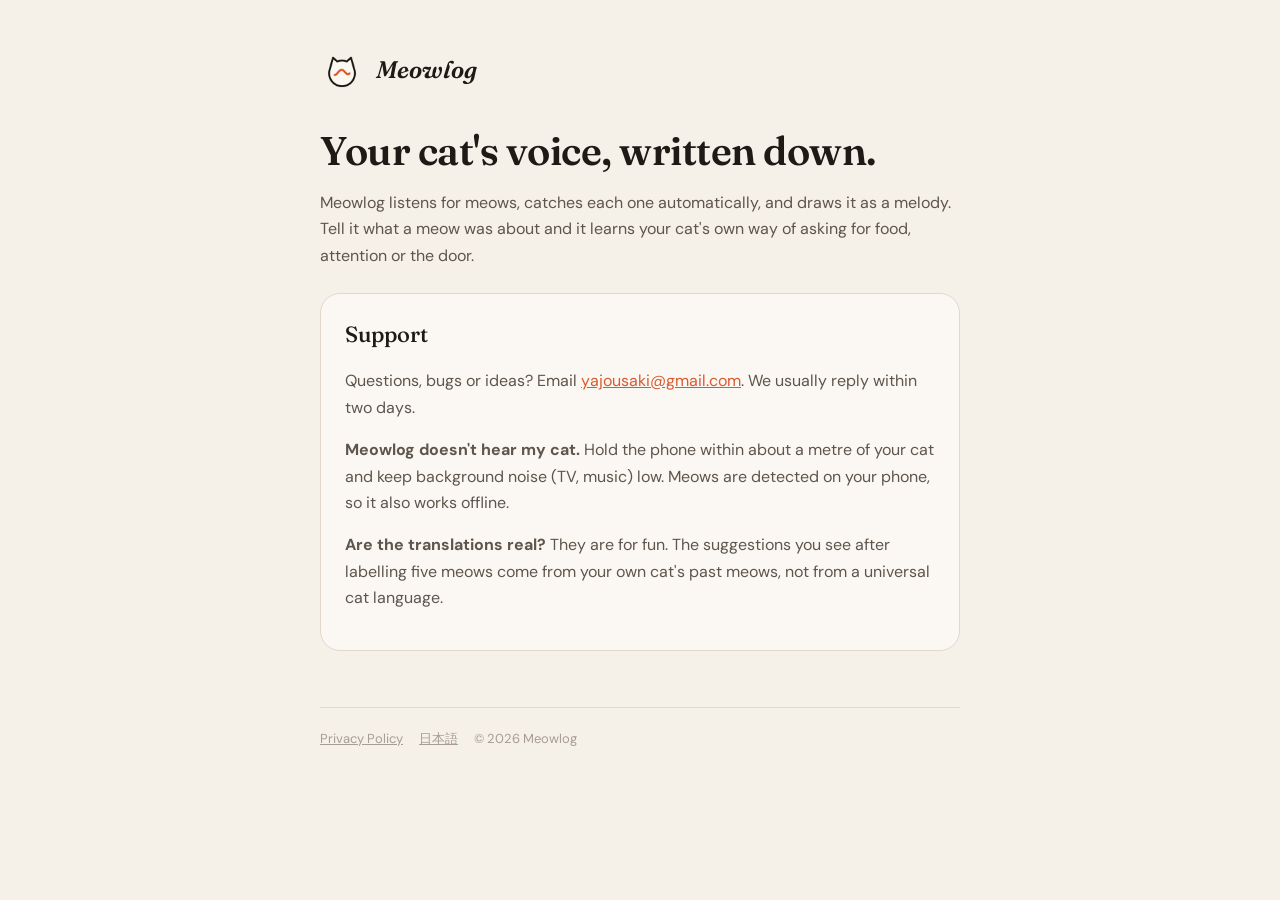
<file: index.html>
<!doctype html>
<html lang="en"><head><meta charset="utf-8"><meta name="viewport" content="width=device-width, initial-scale=1">
<title>Meowlog – Cat Meow Translator & Journal</title>
<meta name="description" content="Meowlog listens for your cat's meows, draws each one as a melody, and learns what your cat means.">
<link rel="preconnect" href="https://fonts.googleapis.com"><link href="https://fonts.googleapis.com/css2?family=DM+Sans:wght@400;500&family=Fraunces:ital,wght@0,500;0,600;1,600&display=swap" rel="stylesheet"><link rel="stylesheet" href="style.css"></head><body><main>
<header><img src="icon.png" alt=""><a href="./">Meowlog</a></header>
<h1>Your cat's voice, written down.</h1>
<p>Meowlog listens for meows, catches each one automatically, and draws it as a melody. Tell it what a meow was about and it learns your cat's own way of asking for food, attention or the door.</p>
<div class="card">
<h2 style="margin-top:0">Support</h2>
<p>Questions, bugs or ideas? Email <a href="mailto:yajousaki@gmail.com">yajousaki@gmail.com</a>. We usually reply within two days.</p>
<p><strong>Meowlog doesn't hear my cat.</strong> Hold the phone within about a metre of your cat and keep background noise (TV, music) low. Meows are detected on your phone, so it also works offline.</p>
<p><strong>Are the translations real?</strong> They are for fun. The suggestions you see after labelling five meows come from your own cat's past meows, not from a universal cat language.</p>
</div>
<footer><a href="privacy.html">Privacy Policy</a><a href="ja.html">日本語</a>© 2026 Meowlog</footer>
</main></body></html>
</file>
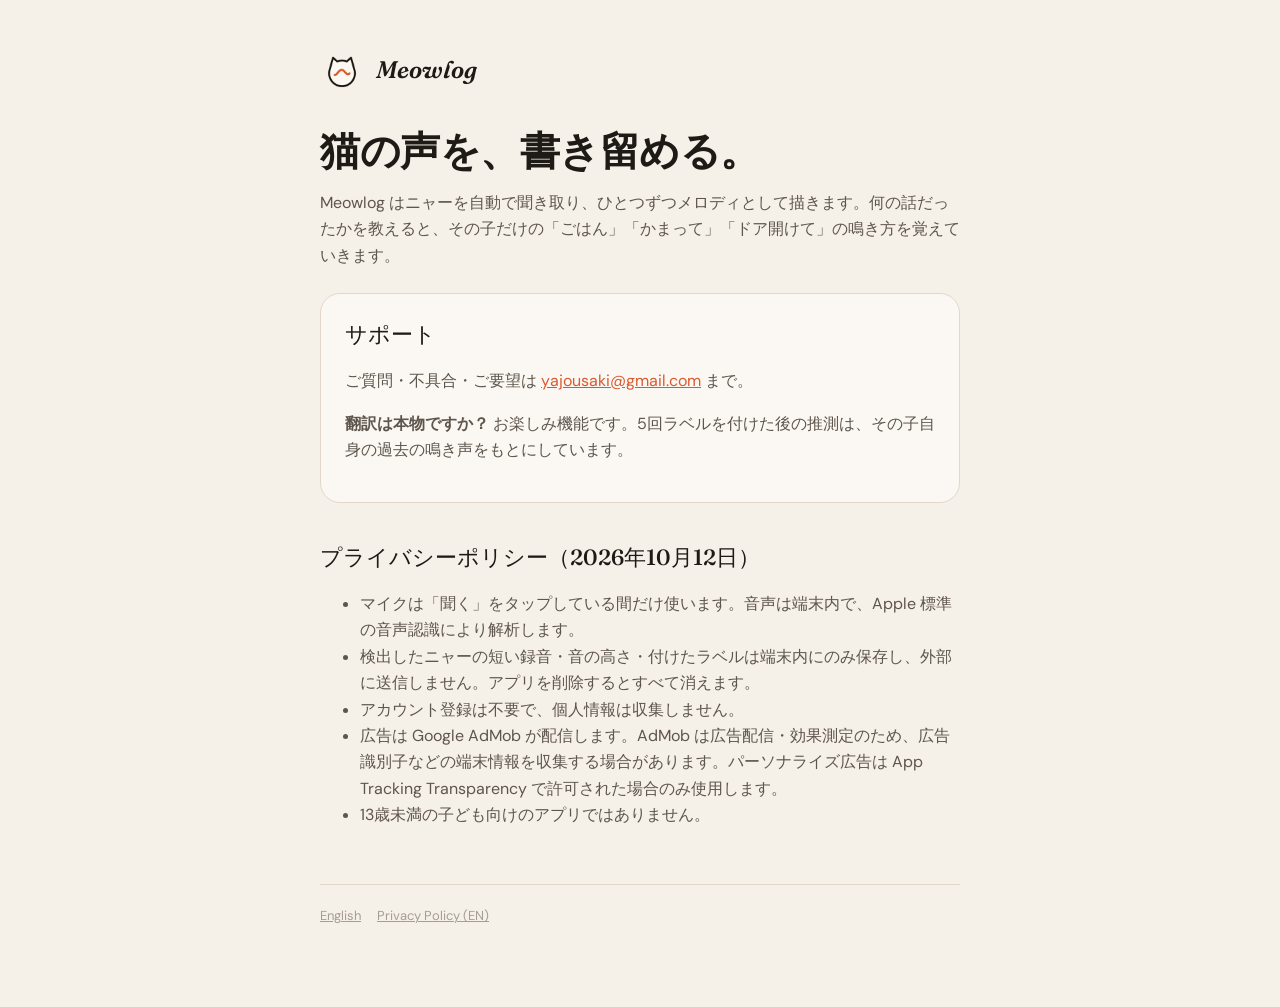
<file: ja.html>
<!doctype html>
<html lang="ja"><head><meta charset="utf-8"><meta name="viewport" content="width=device-width, initial-scale=1">
<title>Meowlog – サポートとプライバシーポリシー</title><link rel="preconnect" href="https://fonts.googleapis.com"><link href="https://fonts.googleapis.com/css2?family=DM+Sans:wght@400;500&family=Fraunces:ital,wght@0,500;0,600;1,600&display=swap" rel="stylesheet"><link rel="stylesheet" href="style.css"></head><body><main>
<header><img src="icon.png" alt=""><a href="./">Meowlog</a></header>
<h1>猫の声を、書き留める。</h1>
<p>Meowlog はニャーを自動で聞き取り、ひとつずつメロディとして描きます。何の話だったかを教えると、その子だけの「ごはん」「かまって」「ドア開けて」の鳴き方を覚えていきます。</p>
<div class="card">
<h2 style="margin-top:0">サポート</h2>
<p>ご質問・不具合・ご要望は <a href="mailto:yajousaki@gmail.com">yajousaki@gmail.com</a> まで。</p>
<p><strong>翻訳は本物ですか？</strong> お楽しみ機能です。5回ラベルを付けた後の推測は、その子自身の過去の鳴き声をもとにしています。</p>
</div>
<h2>プライバシーポリシー（2026年10月12日）</h2>
<ul>
<li>マイクは「聞く」をタップしている間だけ使います。音声は端末内で、Apple 標準の音声認識により解析します。</li>
<li>検出したニャーの短い録音・音の高さ・付けたラベルは端末内にのみ保存し、外部に送信しません。アプリを削除するとすべて消えます。</li>
<li>アカウント登録は不要で、個人情報は収集しません。</li>
<li>広告は Google AdMob が配信します。AdMob は広告配信・効果測定のため、広告識別子などの端末情報を収集する場合があります。パーソナライズ広告は App Tracking Transparency で許可された場合のみ使用します。</li>
<li>13歳未満の子ども向けのアプリではありません。</li>
</ul>
<footer><a href="./">English</a><a href="privacy.html">Privacy Policy (EN)</a></footer>
</main></body></html>
</file>
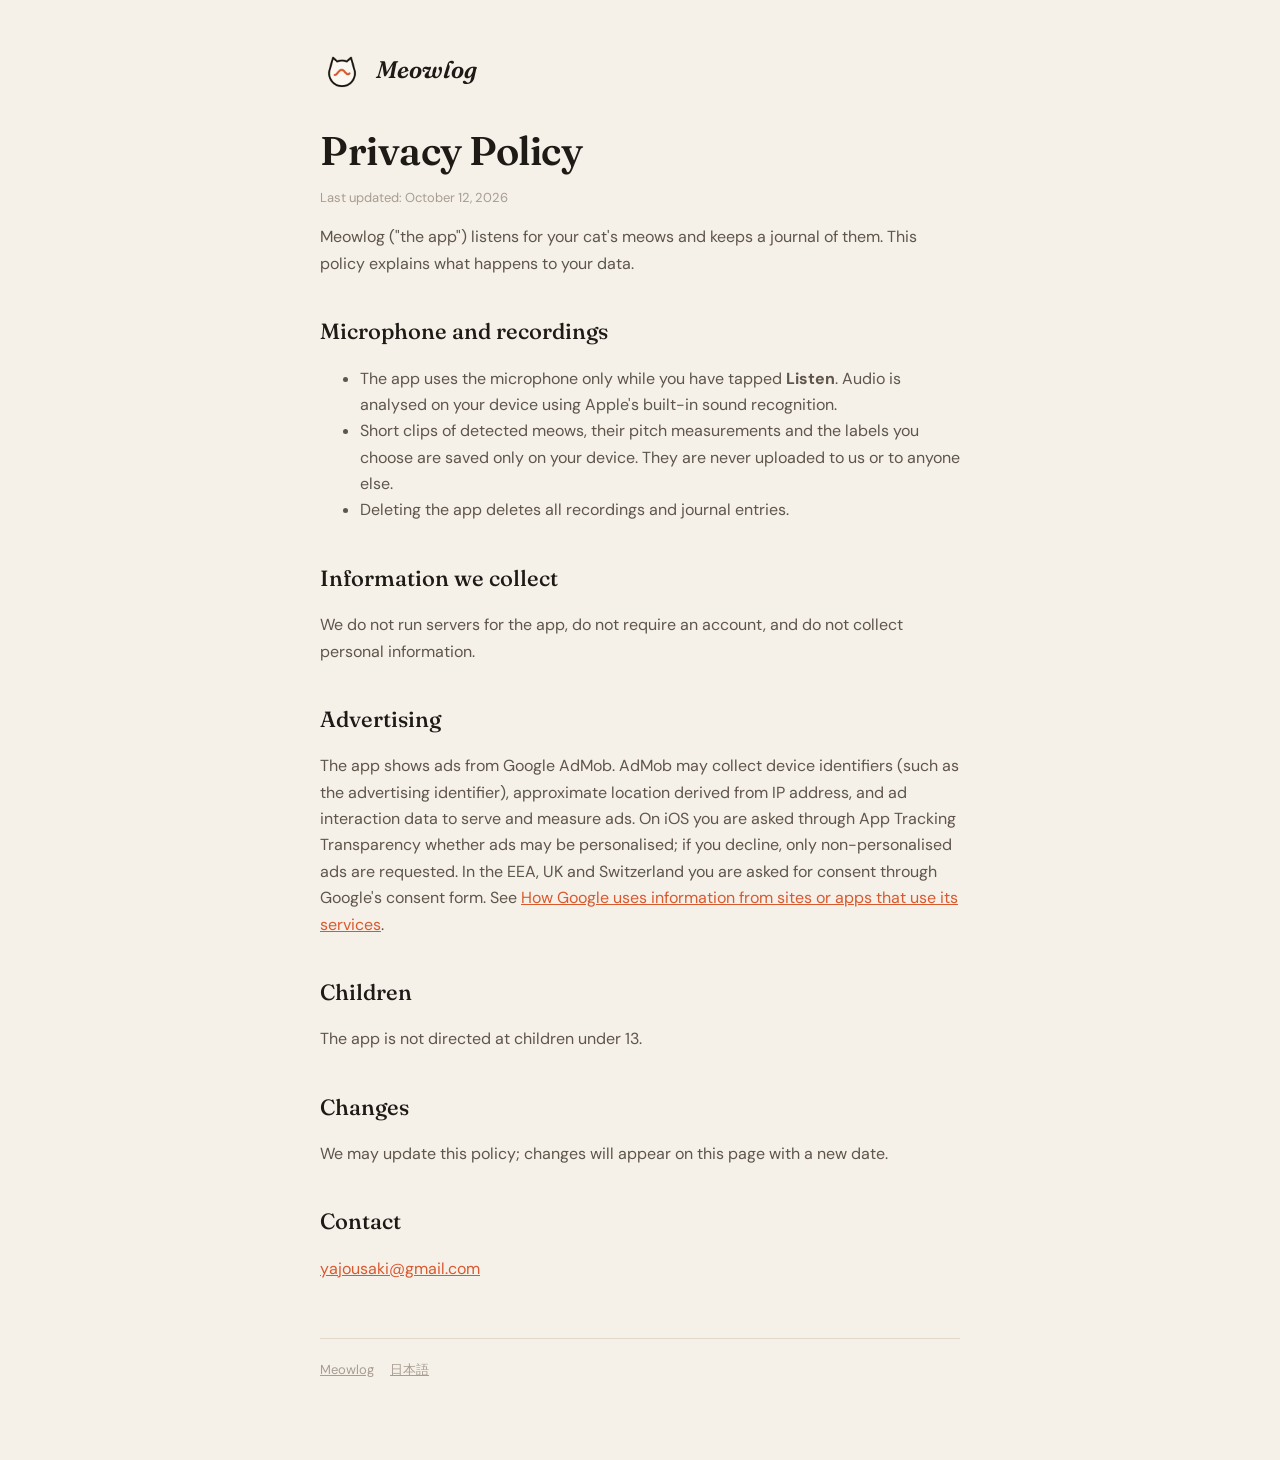
<file: privacy.html>
<!doctype html>
<html lang="en"><head><meta charset="utf-8"><meta name="viewport" content="width=device-width, initial-scale=1">
<title>Meowlog – Privacy Policy</title><link rel="preconnect" href="https://fonts.googleapis.com"><link href="https://fonts.googleapis.com/css2?family=DM+Sans:wght@400;500&family=Fraunces:ital,wght@0,500;0,600;1,600&display=swap" rel="stylesheet"><link rel="stylesheet" href="style.css"></head><body><main>
<header><img src="icon.png" alt=""><a href="./">Meowlog</a></header>
<h1>Privacy Policy</h1>
<p class="date">Last updated: October 12, 2026</p>
<p>Meowlog ("the app") listens for your cat's meows and keeps a journal of them. This policy explains what happens to your data.</p>
<h2>Microphone and recordings</h2>
<ul>
<li>The app uses the microphone only while you have tapped <strong>Listen</strong>. Audio is analysed on your device using Apple's built-in sound recognition.</li>
<li>Short clips of detected meows, their pitch measurements and the labels you choose are saved only on your device. They are never uploaded to us or to anyone else.</li>
<li>Deleting the app deletes all recordings and journal entries.</li>
</ul>
<h2>Information we collect</h2>
<p>We do not run servers for the app, do not require an account, and do not collect personal information.</p>
<h2>Advertising</h2>
<p>The app shows ads from Google AdMob. AdMob may collect device identifiers (such as the advertising identifier), approximate location derived from IP address, and ad interaction data to serve and measure ads. On iOS you are asked through App Tracking Transparency whether ads may be personalised; if you decline, only non-personalised ads are requested. In the EEA, UK and Switzerland you are asked for consent through Google's consent form. See <a href="https://policies.google.com/technologies/partner-sites">How Google uses information from sites or apps that use its services</a>.</p>
<h2>Children</h2>
<p>The app is not directed at children under 13.</p>
<h2>Changes</h2>
<p>We may update this policy; changes will appear on this page with a new date.</p>
<h2>Contact</h2>
<p><a href="mailto:yajousaki@gmail.com">yajousaki@gmail.com</a></p>
<footer><a href="./">Meowlog</a><a href="ja.html">日本語</a></footer>
</main></body></html>
</file>
<file: style.css>
:root { --paper:#F5F0E8; --card:#FBF8F3; --ink:#1E1A16; --soft:#5E554C; --faint:#A79D92; --rule:#E2D8CA; --accent:#D9592F; }
* { box-sizing: border-box; }
body { margin:0; background:var(--paper); color:var(--ink); font:16px/1.65 "DM Sans", -apple-system, sans-serif; }
main { max-width: 680px; margin: 0 auto; padding: 48px 20px 80px; }
header { display:flex; align-items:center; gap:12px; margin-bottom: 36px; }
header img { width:44px; height:44px; border-radius:11px; }
header a { font-family:"Fraunces", Georgia, serif; font-style:italic; font-weight:600; font-size:24px; color:var(--ink); text-decoration:none; }
h1 { font-family:"Fraunces", Georgia, serif; font-weight:600; font-size:40px; line-height:1.15; letter-spacing:-0.5px; margin:0 0 12px; }
h2 { font-family:"Fraunces", Georgia, serif; font-weight:500; font-size:22px; margin:36px 0 8px; }
p, li { color:var(--soft); }
a { color:var(--accent); }
.date { color:var(--faint); font-size:13px; }
.card { background:var(--card); border:1px solid var(--rule); border-radius:20px; padding:22px 24px; margin-top:24px; }
footer { margin-top:56px; padding-top:20px; border-top:1px solid var(--rule); font-size:13px; color:var(--faint); }
footer a { color:var(--faint); margin-right:16px; }
</file>
